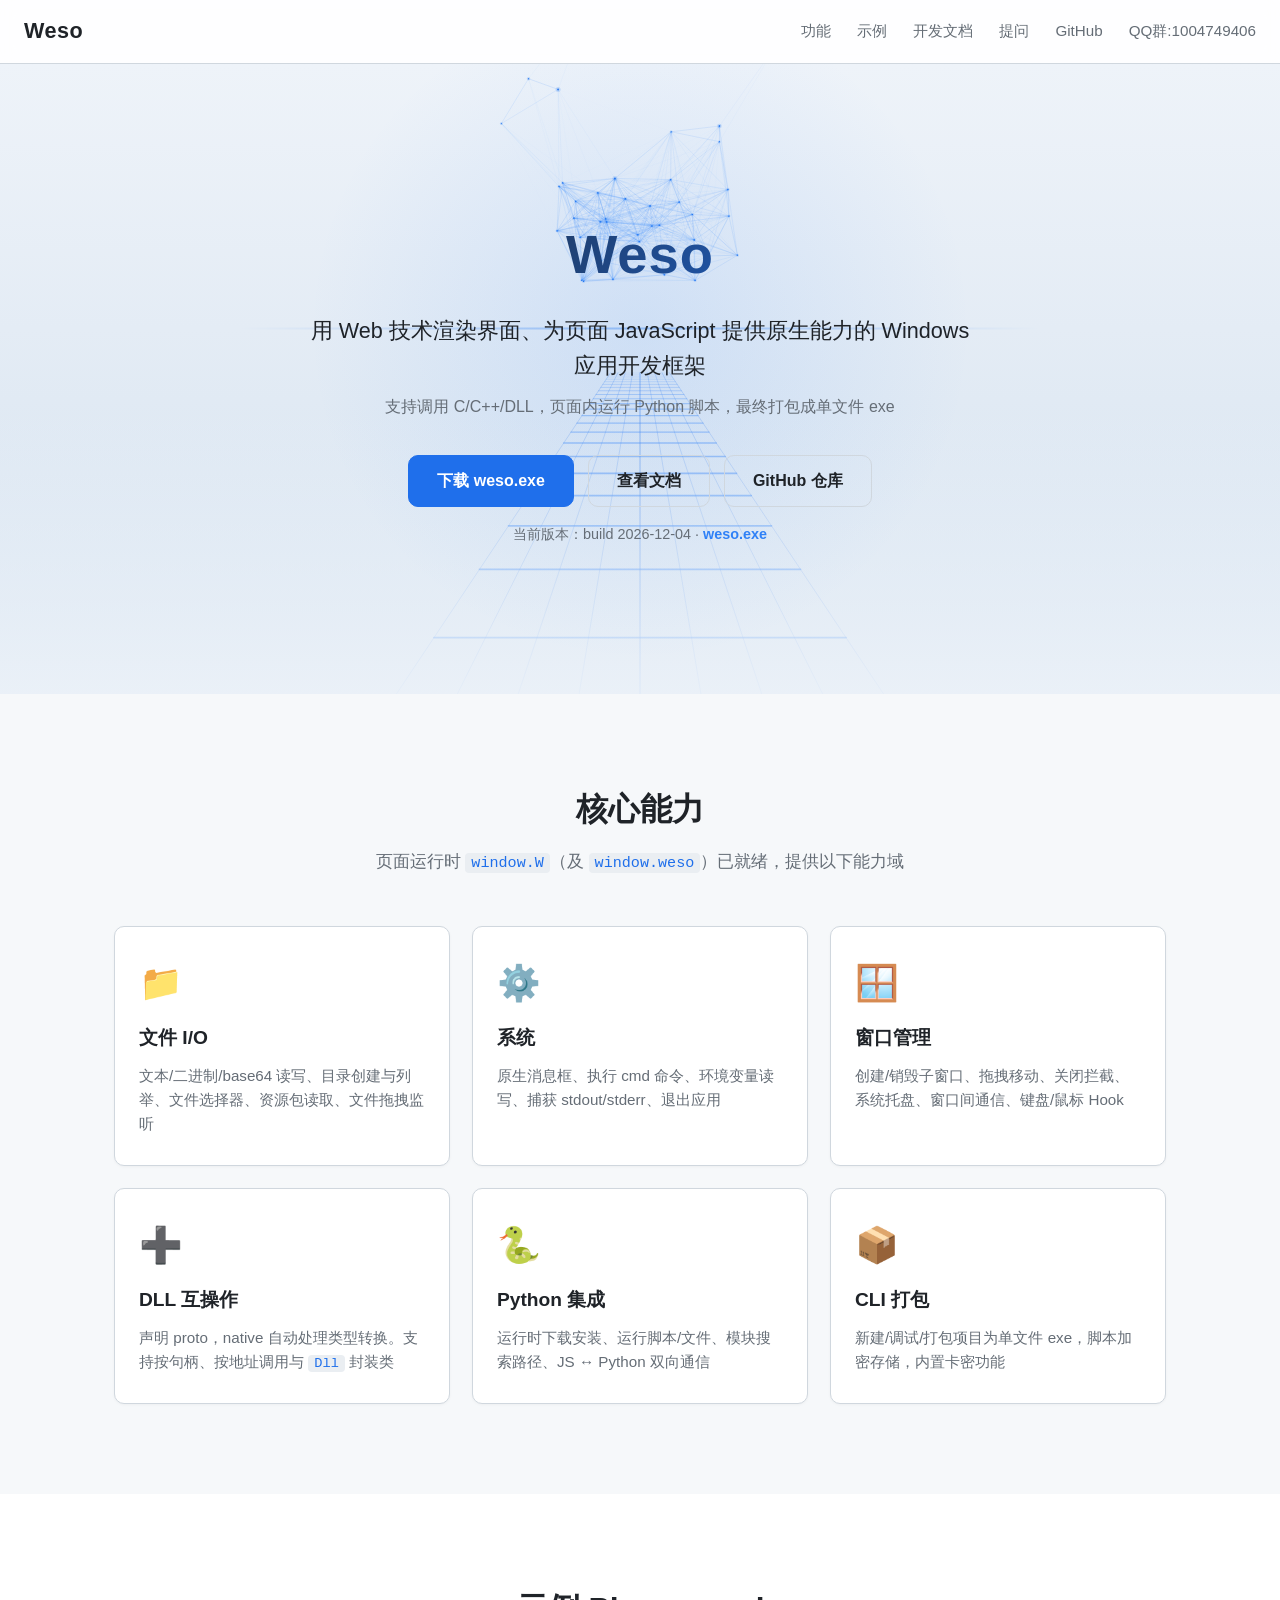
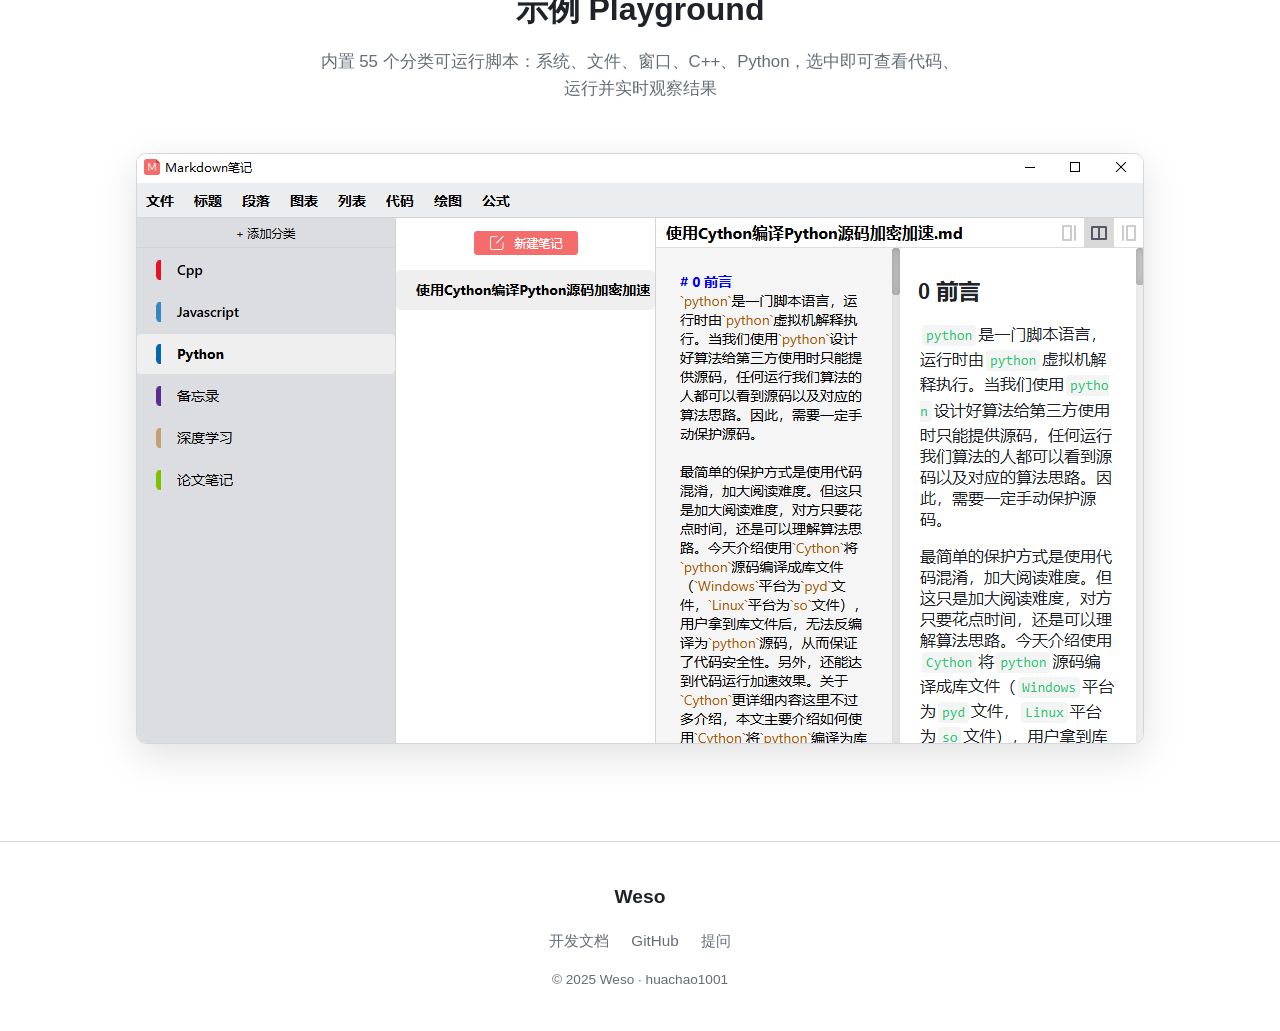
<file: index.html>
<!DOCTYPE html>
<html lang="zh-CN">

<head>
    <meta charset="UTF-8">
    <link rel="shortcut icon" href="favicon.ico" type="image/x-icon">
    <meta name="viewport" content="width=device-width, initial-scale=1.0">
    <title>Weso — 用 Web 技术构建 Windows 应用</title>
    <link rel="stylesheet" href="styles.css">
</head>

<body>

    <nav class="navbar">
        <a class="brand" href="/">Weso</a>
        <button class="nav-toggle" id="navToggle" aria-label="菜单">
            <span></span><span></span><span></span>
        </button>
        <ul class="nav-links" id="navLinks">
            <li><a href="#features">功能</a></li>
            <li><a href="#showcase">示例</a></li>
            <li><a href="docs/#/">开发文档</a></li>
            <li><a href="https://github.com/huachao1001/weso/issues/new" target="_blank" rel="noopener">提问</a></li>
            <li><a href="https://github.com/huachao1001/weso" target="_blank" rel="noopener">GitHub</a></li>
            <li class="nav-qq">
                <a href="#" class="qq-trigger">QQ群:1004749406</a>
                <div class="qq-popover">
                    <div class="arrow"></div>
                    <img src="imgs/qq_qr.jpg" alt="QQ群二维码">
                </div>
            </li>
        </ul>
    </nav>

    <header class="hero">
        <canvas id="heroCanvas"></canvas>
        <div class="hero-glow"></div>
        <div class="hero-content">
            <h1>Weso</h1>
            <p class="hero-tagline">用 Web 技术渲染界面、为页面 JavaScript 提供原生能力的 Windows 应用开发框架</p>
            <p class="hero-sub">支持调用 C/C++/DLL，页面内运行 Python 脚本，最终打包成单文件 exe</p>
            <div class="hero-cta">
                <a class="btn btn-primary" href="downloads/weso.exe" download>下载 weso.exe</a>
                <a class="btn btn-outline" href="docs/#/">查看文档</a>
                <a class="btn btn-outline" href="https://github.com/huachao1001/weso" target="_blank" rel="noopener">GitHub 仓库</a>
            </div>
            <p class="hero-version" id="heroVersion" hidden>当前版本：build …</p>
        </div>
    </header>

    <main>
        <section class="features" id="features">
            <div class="container">
                <h2 class="section-title">核心能力</h2>
                <p class="section-desc">页面运行时 <code>window.W</code>（及 <code> window.weso</code>）已就绪，提供以下能力域</p>
                <div class="feature-grid">
                    <div class="feature-card">
                        <div class="feature-icon">📁</div>
                        <h3>文件 I/O</h3>
                        <p>文本/二进制/base64 读写、目录创建与列举、文件选择器、资源包读取、文件拖拽监听</p>
                    </div>
                    <div class="feature-card">
                        <div class="feature-icon">⚙️</div>
                        <h3>系统</h3>
                        <p>原生消息框、执行 cmd 命令、环境变量读写、捕获 stdout/stderr、退出应用</p>
                    </div>
                    <div class="feature-card">
                        <div class="feature-icon">🪟</div>
                        <h3>窗口管理</h3>
                        <p>创建/销毁子窗口、拖拽移动、关闭拦截、系统托盘、窗口间通信、键盘/鼠标 Hook</p>
                    </div>
                    <div class="feature-card">
                        <div class="feature-icon">➕</div>
                        <h3>DLL 互操作</h3>
                        <p>声明 proto，native 自动处理类型转换。支持按句柄、按地址调用与 <code>Dll</code> 封装类</p>
                    </div>
                    <div class="feature-card">
                        <div class="feature-icon">🐍</div>
                        <h3>Python 集成</h3>
                        <p>运行时下载安装、运行脚本/文件、模块搜索路径、JS ↔ Python 双向通信</p>
                    </div>
                    <div class="feature-card">
                        <div class="feature-icon">📦</div>
                        <h3>CLI 打包</h3>
                        <p>新建/调试/打包项目为单文件 exe，脚本加密存储，内置卡密功能</p>
                    </div>
                </div>
            </div>
        </section>

        <section class="showcase" id="showcase">
            <div class="container">
                <h2 class="section-title">示例 Playground</h2>
                <p class="section-desc">内置 55 个分类可运行脚本：系统、文件、窗口、C++、Python，选中即可查看代码、运行并实时观察结果</p>
                <div class="screenshot-wrap">
                    <a href="https://github.com/huachao1001/weso" target="_blank" rel="noopener">
                        <img src="imgs/1.png" alt="Weso 示例界面" class="screenshot">
                    </a>
                </div>
            </div>
        </section>
    </main>

    <footer class="footer">
        <div class="container">
            <a class="footer-brand" href="/">Weso</a>
            <div class="footer-links">
                <a href="docs/#/">开发文档</a>
                <a href="https://github.com/huachao1001/weso" target="_blank" rel="noopener">GitHub</a>
                <a href="https://github.com/huachao1001/weso/issues/new" target="_blank" rel="noopener">提问</a>
            </div>
            <p class="copyright">&copy; 2025 Weso · huachao1001</p>
        </div>
    </footer>

    <script>
        (function () {
            var toggle = document.getElementById('navToggle');
            var links = document.getElementById('navLinks');
            if (toggle && links) {
                toggle.addEventListener('click', function () {
                    links.classList.toggle('open');
                });
            }
        })();

        // 自动设置下载版本号: 对 weso.exe 发 HEAD 请求, 读 Last-Modified 头,
        // 格式化为 build YYYY-MM-DD。exe 每次替换后, 服务端返回的头自动变化,
        // 页面无需手改文本即自动更新版本显示。
        (function () {
            var el = document.getElementById('heroVersion');
            if (!el || !window.fetch) return;
            fetch('downloads/weso.exe', { method: 'HEAD' })
                .then(function (r) {
                    var lm = r.headers.get('Last-Modified');
                    if (!lm) return null;
                    var d = new Date(lm);
                    return isNaN(d) ? null : d;
                })
                .then(function (d) {
                    if (!d) return;
                    var pad = function (n) { return String(n).padStart(2, '0'); };
                    var s = d.getFullYear() + '-' + pad(d.getMonth() + 1) + '-' + pad(d.getDate());
                    el.innerHTML = '当前版本：build ' + s + ' · <a href="downloads/weso.exe" download>weso.exe</a>';
                    el.hidden = false;
                })
                .catch(function () { /* 取不到版本就静默隐藏, 不影响下载按钮 */ });
        })();

        (function () {
            var canvas = document.getElementById('heroCanvas');
            if (!canvas) return;
            var ctx = canvas.getContext('2d');
            var W, H, cx, horizon, focal;
            var dpr = Math.min(window.devicePixelRatio || 1, 2);
            var mouseX = 0, mouseY = 0, tx = 0, ty = 0;

            function resize() {
                var r = canvas.parentElement.getBoundingClientRect();
                W = r.width; H = r.height;
                canvas.width = W * dpr; canvas.height = H * dpr;
                canvas.style.width = W + 'px'; canvas.style.height = H + 'px';
                ctx.setTransform(dpr, 0, 0, dpr, 0, 0);
                cx = W / 2; horizon = H * 0.42; focal = 280;
            }

            // --- 3D perspective projection ---
            // camera at origin looking down +z into screen; y is height (floor below)
            function project(x, y, z) {
                z = Math.max(z, 0.1);
                var sx = cx + (x / z) * focal + tx;
                var sy = horizon + (y / z) * focal + ty * 0.3;
                return { x: sx, y: sy, s: focal / z };
            }

            // --- perspective grid floor (Tron-style) ---
            var lanes = 9;          // x lanes
            var laneSpan = 4;       // half-width in world units
            var zNear = 1, zFar = 38;
            var gridZ = [];         // animated z offsets for horizontal lines
            for (var i = 0; i < 24; i++) gridZ.push(zNear + (zFar - zNear) * (i / 24));
            var floorY = 6;
            var speed = 0.18;
            var t = 0;

            // --- floating particles (tech network) ---
            var P = [];
            var PCOUNT = 46;
            function spawn() {
                return {
                    x: (Math.random() - 0.5) * 1.2,
                    y: Math.random() * 1,
                    z: 2 + Math.random() * 12,
                    vx: (Math.random() - 0.5) * 0.0015,
                    vy: (Math.random() - 0.5) * 0.0008,
                };
            }
            for (var i = 0; i < PCOUNT; i++) P.push(spawn());

            function draw() {
                t += 0.016;
                // parallax easing toward mouse
                tx += (mouseX - tx) * 0.05;
                ty += (mouseY - ty) * 0.05;

                ctx.clearRect(0, 0, W, H);

                // background gradient
                var bg = ctx.createLinearGradient(0, 0, 0, H);
                bg.addColorStop(0, '#eef3f9');
                bg.addColorStop(0.42, '#e4ecf5');
                bg.addColorStop(1, '#d4e2f0');
                ctx.fillStyle = bg;
                ctx.fillRect(0, 0, W, H);

                // ---- draw grid floor ----
                // advance horizontal lines toward viewer
                for (var i = 0; i < gridZ.length; i++) {
                    gridZ[i] -= speed;
                    if (gridZ[i] < zNear) gridZ[i] += (zFar - zNear);
                }

                ctx.lineCap = 'round';

                // vertical lane lines (constant x, varying z)
                for (var lx = -laneSpan; lx <= laneSpan; lx += laneSpan / (lanes - 1) * 2) {
                    var near = project(lx, floorY, zNear);
                    var far = project(lx, floorY, zFar);
                    var alpha = Math.abs(lx) < 0.1 ? 0.45 : 0.2;
                    ctx.strokeStyle = 'rgba(31,111,235,' + alpha + ')';
                    ctx.lineWidth = 1;
                    ctx.beginPath();
                    ctx.moveTo(far.x, far.y);
                    ctx.lineTo(near.x, near.y);
                    ctx.stroke();
                }

                // horizontal lines (constant z)
                for (i = 0; i < gridZ.length; i++) {
                    var z = gridZ[i];
                    var a = project(-laneSpan, floorY, z);
                    var b = project(laneSpan, floorY, z);
                    var depthA = 1 - (z - zNear) / (zFar - zNear);
                    var alpha = 0.12 + depthA * 0.5;
                    ctx.strokeStyle = 'rgba(47,129,247,' + alpha + ')';
                    ctx.lineWidth = 0.6 + depthA * 1.4;
                    ctx.beginPath();
                    ctx.moveTo(a.x, a.y);
                    ctx.lineTo(b.x, b.y);
                    ctx.stroke();
                }

                // horizon glow line
                var hg = ctx.createLinearGradient(cx - 400, horizon, cx + 400, horizon);
                hg.addColorStop(0, 'rgba(47,129,247,0)');
                hg.addColorStop(0.5, 'rgba(47,129,247,0.4)');
                hg.addColorStop(1, 'rgba(47,129,247,0)');
                ctx.strokeStyle = hg;
                ctx.lineWidth = 2;
                ctx.beginPath();
                ctx.moveTo(cx - 400, horizon);
                ctx.lineTo(cx + 400, horizon);
                ctx.stroke();

                // ---- floating particles network ----
                var pts = [];
                for (i = 0; i < P.length; i++) {
                    var p = P[i];
                    p.x += p.vx; p.y += p.vy; p.z -= 0.02;
                    if (p.z < 1.5) { P[i] = spawn(); P[i].z = 12; p = P[i]; }
                    if (p.y < 0 || p.y > 1) p.vy *= -1;
                    // project into upper space (above horizon)
                    var wx = p.x * 5;
                    var wy = -(1.5 + p.y * 4); // negative = above floor
                    var pr = project(wx, wy, p.z);
                    pts.push({ x: pr.x, y: pr.y, s: pr.s, p: p });
                }

                // connection lines
                for (i = 0; i < pts.length; i++) {
                    for (var j = i + 1; j < pts.length; j++) {
                        var dx = pts[i].x - pts[j].x, dy = pts[i].y - pts[j].y;
                        var d = Math.sqrt(dx * dx + dy * dy);
                        if (d < 130) {
                            ctx.strokeStyle = 'rgba(47,129,247,' + (0.3 * (1 - d / 130)) + ')';
                            ctx.lineWidth = 0.6;
                            ctx.beginPath();
                            ctx.moveTo(pts[i].x, pts[i].y);
                            ctx.lineTo(pts[j].x, pts[j].y);
                            ctx.stroke();
                        }
                    }
                }

                // particle nodes
                for (i = 0; i < pts.length; i++) {
                    var r = Math.max(0.6, pts[i].s * 0.012);
                    ctx.fillStyle = 'rgba(31,111,235,0.85)';
                    ctx.beginPath();
                    ctx.arc(pts[i].x, pts[i].y, r, 0, Math.PI * 2);
                    ctx.fill();
                    ctx.fillStyle = 'rgba(47,129,247,0.2)';
                    ctx.beginPath();
                    ctx.arc(pts[i].x, pts[i].y, r * 2.5, 0, Math.PI * 2);
                    ctx.fill();
                }

                requestAnimationFrame(draw);
            }

            window.addEventListener('resize', resize);
            canvas.addEventListener('mousemove', function (e) {
                var r = canvas.getBoundingClientRect();
                mouseX = ((e.clientX - r.left) / r.width - 0.5) * 60;
                mouseY = ((e.clientY - r.top) / r.height - 0.5) * 40;
            });
            canvas.addEventListener('mouseleave', function () { mouseX = 0; mouseY = 0; });

            resize();
            draw();
        })();
    </script>
</body>

</html>
</file>
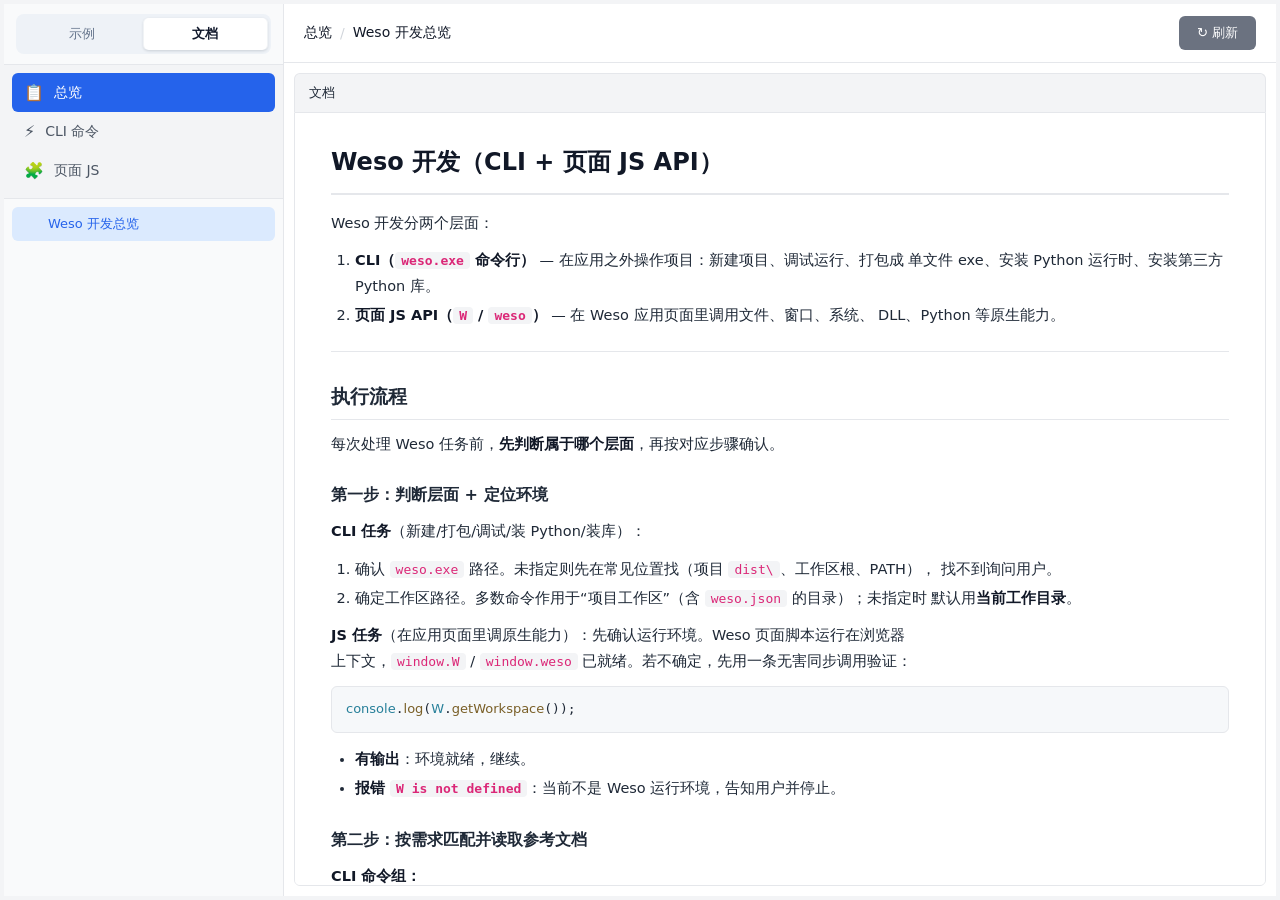
<file: www/docs.html>
<html>

<head>
    <meta charset="UTF-8">
    <link rel="stylesheet" href="index/index.css" />
    <link rel="stylesheet" href="docs/docs.css" />
    <script src="lib/markdown.js"></script>
    <script src="lib/highlight.js"></script>
    <script src="docs/docs-menu.js"></script>
</head>

<body>
    <div class="app-container">
        <div class="sidebar">
            <div class="sidebar-header">
                <div class="view-switch" data-active="1">
                    <div class="view-switch-slider"></div>
                    <button class="view-switch-item" onclick="location.href='index.html'">示例</button>
                    <button class="view-switch-item active" onclick="location.href='docs.html'">文档</button>
                </div>
            </div>
            <div class="sidebar-content">
                <div class="module-list" id="moduleList"></div>
                <div class="sub-list" id="subList"></div>
            </div>
        </div>

        <div class="main-content">
            <div class="header">
                <div class="breadcrumb">
                    <span id="currentModule"></span>
                    <span class="divider">/</span>
                    <span id="currentTitle"></span>
                    <div class="toolbar-buttons">
                        <button class="btn-refresh" onclick="refreshDoc()">↻ 刷新</button>
                    </div>
                </div>
            </div>

            <div class="container">
                <div class="doc-panel">
                    <div class="panel-header">文档</div>
                    <div class="panel-content">
                        <div class="doc-view" id="docView"></div>
                    </div>
                </div>
            </div>
        </div>
    </div>

    <script src="docs/docs.js"></script>
    <script>
        // W.openDevTools();
    </script>
</body>

</html>
</file>
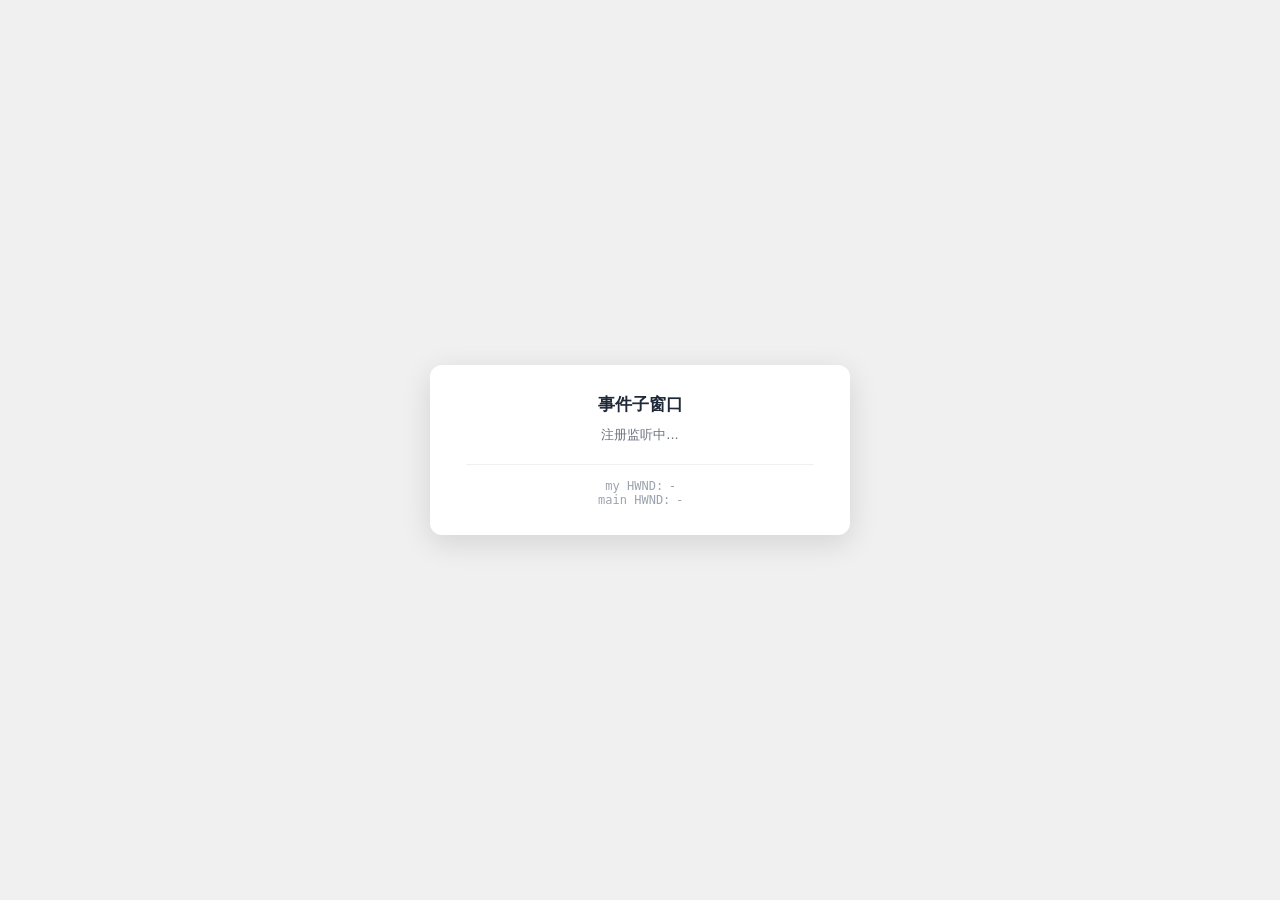
<file: www/code/system/evt_child.html>
<html>

<head>
    <meta charset="UTF-8" />
    <title>事件子窗口</title>
    <style>
        * {
            margin: 0;
            padding: 0;
            box-sizing: border-box;
            font-family: system-ui, -apple-system, sans-serif;
        }

        html,
        body {
            height: 100%;
            background: #F0F0F0;
            color: #1f2937;
        }

        body {
            display: flex;
            align-items: center;
            justify-content: center;
            padding: 24px;
        }

        .card {
            background: #fff;
            border-radius: 12px;
            box-shadow: 0 8px 30px rgba(0, 0, 0, 0.12);
            padding: 28px 36px;
            max-width: 420px;
            width: 100%;
            text-align: center;
        }

        h1 {
            font-size: 17px;
            font-weight: 600;
            margin-bottom: 8px;
        }

        p {
            font-size: 13px;
            color: #6b7280;
            line-height: 1.7;
        }

        .status {
            margin-top: 18px;
            padding-top: 14px;
            border-top: 1px solid #f0f0f0;
            font-size: 12px;
            color: #9ca3af;
            font-family: Consolas, Monaco, monospace;
        }
    </style>
</head>

<body>
    <div class="card">
        <h1>事件子窗口</h1>
        <p id="state">注册监听中...</p>
        <div class="status">
            my HWND: <span id="hwnd">-</span><br />
            main HWND: <span id="main">-</span>
        </div>
    </div>

    <script>
        (function () {
            if (typeof W === 'undefined') return;
            var myHwnd = W.getHWND();
            var mainHwnd = W.getMainHWND();
            document.getElementById('hwnd').textContent = String(myHwnd);
            document.getElementById('main').textContent = String(mainHwnd);

            // 把本窗口收到的事件转发给主窗口, 由主窗口的 addWinMsgListener 统一打印
            function forward(name, info) {
                W.postWinMsg(mainHwnd, { event: name, info: info });
            }

            W.onNavigationCompleted(function (info) {
                forward('onNavigationCompleted', info);
                document.getElementById('state').textContent =
                    '已转发 onNavigationCompleted (success=' + info.success + ')';
            });

            // 稀少事件: 正常运行不会触发, 注册以备异常时上报
            W.onProcessFailed(function (info) {
                forward('onProcessFailed', info);
            });
            W.onLastSessionCrashed(function () {
                forward('onLastSessionCrashed', {});
            });
        })();
    </script>
</body>

</html>
</file>
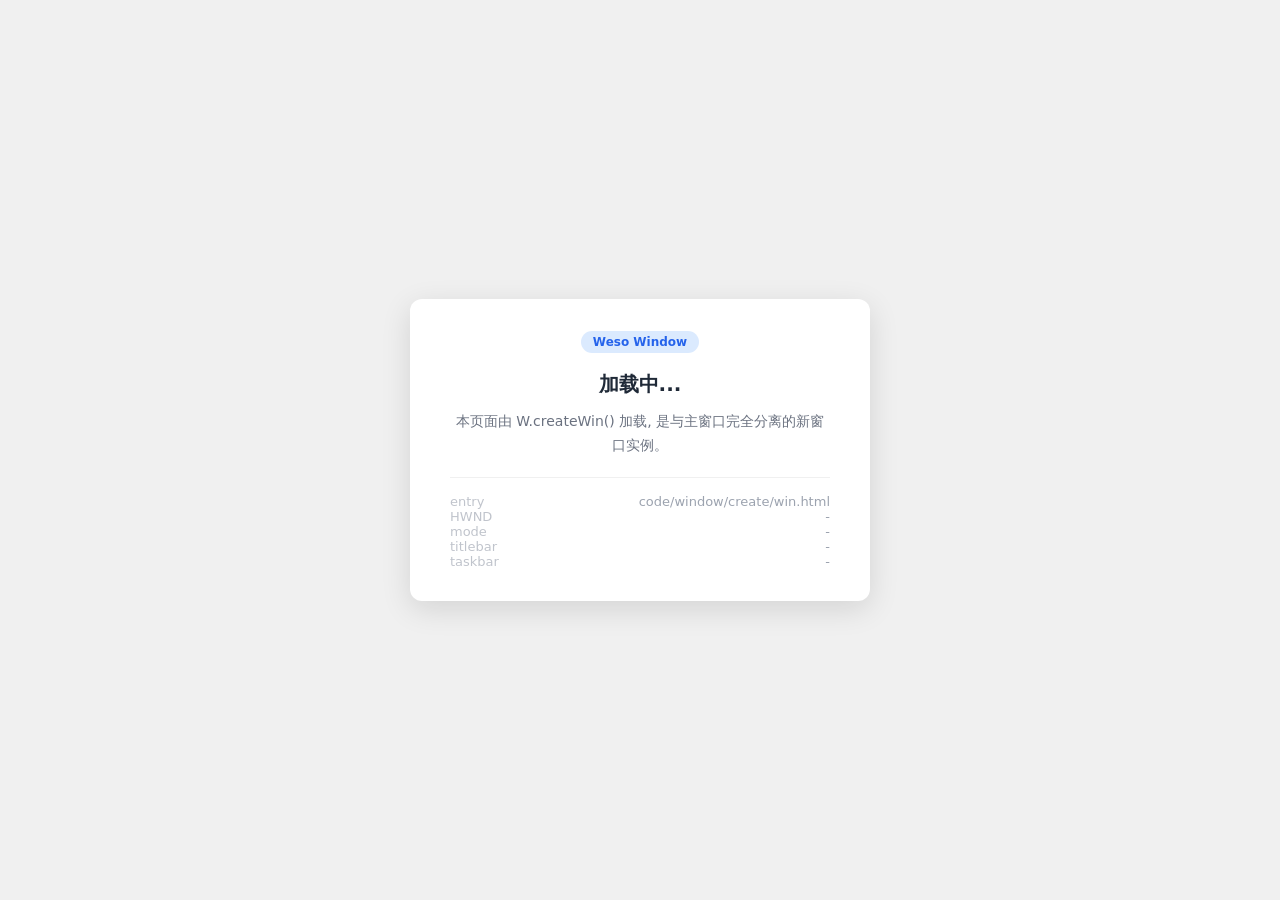
<file: www/code/window/create/win.html>
<html>

<head>
    <meta charset="UTF-8" />
    <title>Weso 新窗口</title>
    <style>
        * {
            margin: 0;
            padding: 0;
            box-sizing: border-box;
            font-family: system-ui, -apple-system, sans-serif;
        }

        html,
        body {
            height: 100%;
            background: #F0F0F0;
            color: #1f2937;
        }

        /* Flex column layout: title bar is a real top row (not position:fixed),
           and the content area below scrolls independently. This keeps the
           scrollbar starting at the title bar's bottom edge, so it no longer
           overlaps the bar -- looks like a native window chrome. */
        body {
            display: flex;
            flex-direction: column;
            overflow: hidden;
        }

        .card-wrap {
            flex: 1;
            overflow: auto;
            display: flex;
            align-items: center;
            justify-content: center;
            padding: 24px;
        }

        /* Custom title bar -- JS-simulated, present for every mode.
           For Normal/Tool it sits below the native caption as a demo;
           for Borderless/ToolBorderless it IS the only title bar.
           Normal flow (flex child), so the scrollbar below never overlaps. */
        .titlebar {
            flex: 0 0 auto;
            height: 36px;
            background: #2563eb;
            color: #fff;
            display: flex;
            align-items: center;
            justify-content: space-between;
            padding: 0 0 0 14px;
            user-select: none;
        }

        /* The drag handle fills the bar; child spans opt out via pointer-events
           so bindDragWin (which only fires when e.target === bar) still works
           across the whole bar. The close button keeps pointer-events:auto. */
        .titlebar .title {
            flex: 1;
            font-size: 13px;
            font-weight: 500;
            white-space: nowrap;
            overflow: hidden;
            text-overflow: ellipsis;
            pointer-events: none;
        }

        .titlebar .close-btn {
            width: 46px;
            height: 36px;
            border: none;
            background: transparent;
            color: #fff;
            font-size: 18px;
            line-height: 1;
            cursor: pointer;
            display: flex;
            align-items: center;
            justify-content: center;
        }

        .titlebar .close-btn:hover {
            background: #e81123;
        }

        .card {
            background: #fff;
            border-radius: 12px;
            box-shadow: 0 8px 30px rgba(0, 0, 0, 0.12);
            padding: 32px 40px;
            max-width: 460px;
            width: 100%;
            text-align: center;
        }

        .badge {
            display: inline-block;
            padding: 4px 12px;
            background: #dbeafe;
            color: #2563eb;
            border-radius: 999px;
            font-size: 12px;
            font-weight: 600;
            margin-bottom: 18px;
        }

        h1 {
            font-size: 20px;
            font-weight: 600;
            margin-bottom: 12px;
        }

        p {
            font-size: 14px;
            color: #6b7280;
            line-height: 1.7;
        }

        .info {
            margin-top: 20px;
            padding-top: 16px;
            border-top: 1px solid #f0f0f0;
            font-size: 13px;
            color: #9ca3af;
            font-family: Consolas, Monaco, monospace;
            text-align: left;
        }

        .info .row {
            display: flex;
            justify-content: space-between;
        }

        .info .row span:first-child {
            color: #c0c4cc;
        }
    </style>
</head>

<body>
    <div class="card-wrap">
        <div class="card">
            <span class="badge" id="badge">Weso Window</span>
            <h1 id="title">加载中...</h1>
            <p id="desc">本页面由 W.createWin() 加载, 是与主窗口完全分离的新窗口实例。</p>
            <div class="info">
                <div class="row"><span>entry</span><span>code/window/create/win.html</span></div>
                <div class="row"><span>HWND</span><span id="hwnd">-</span></div>
                <div class="row"><span>mode</span><span id="mode">-</span></div>
                <div class="row"><span>titlebar</span><span id="titlebar-row">-</span></div>
                <div class="row"><span>taskbar</span><span id="taskbar-row">-</span></div>
            </div>
        </div>
    </div>

    <script>
        (function () {
            // W is injected by WebView2 into every new window, so no <script>
            // include is needed here.
            if (typeof W === 'undefined') return;

            // Read the real mode from native instead of parsing URL params --
            // W.getWinMode() / W.isBorderless() always reflect the actual
            // window state on this side.
            // Per-mode description table (aligned with WinUtils::WinMode):
            //   titlebar: who provides the caption
            //   taskbar:  whether the window appears in the taskbar
            var modeInfo = [
                { name: 'Windowed',            titlebar: 'native (min/max/close)', taskbar: 'visible',   desc: '标准窗口, 有边框/标题栏, 显示在任务栏。' },
                { name: 'WindowedNoTaskbar',   titlebar: 'native (min/max/close)', taskbar: 'hidden',    desc: '有边框/标题栏, 不显示在任务栏。' },
                { name: 'Borderless',          titlebar: 'none (JS custom)',      taskbar: 'visible',   desc: '无边框, 无原生标题栏, 由本页 JS 自绘拖拽栏 + 关闭按钮。' },
                { name: 'BorderlessNoTaskbar', titlebar: 'none (JS custom)',      taskbar: 'hidden',    desc: '无边框, 不显示在任务栏, 由本页 JS 自绘拖拽栏 + 关闭按钮。' }
            ];
            var mode = W.getWinMode();
            var info = modeInfo[mode] || { name: 'Unknown(' + mode + ')', titlebar: '-', taskbar: '-', desc: '未知窗口模式。' };
            var isBorderless = W.isBorderless();

            document.getElementById('badge').textContent = info.name;
            document.getElementById('title').textContent = info.name + ' 窗口';
            document.getElementById('desc').textContent = info.desc;
            document.getElementById('mode').textContent = mode + ' (' + info.name + ')';
            document.getElementById('hwnd').textContent = String(W.getHWND());
            document.getElementById('titlebar-row').textContent = info.titlebar;
            document.getElementById('taskbar-row').textContent = info.taskbar;

            // Windowed(0) / WindowedNoTaskbar(1) own a native caption -- let
            // the OS handle drag + close, no JS chrome needed.
            // Borderless(2) / BorderlessNoTaskbar(3) have no title bar at all,
            // so render a custom one with a drag handle bound via W.bindDragWin
            // and a close button that destroys this window.
            if (!isBorderless) return;

            var bar = document.createElement('div');
            bar.className = 'titlebar';

            var title = document.createElement('span');
            title.className = 'title';
            title.textContent = info.name + ' — HWND ' + W.getHWND();

            var closeBtn = document.createElement('button');
            closeBtn.className = 'close-btn';
            closeBtn.textContent = '\u00d7';
            closeBtn.addEventListener('click', function () {
                W.destroyWin(W.getHWND());
            });

            bar.appendChild(title);
            bar.appendChild(closeBtn);
            // Insert as the first body child so it sits above .card-wrap
            // in the flex column layout.
            document.body.insertBefore(bar, document.body.firstChild);

            // Bind drag on the bar; double-click toggles maximize/restore.
            W.bindDragWin(bar, function (/* x, y */) {
                if (W.isWindowMaximized()) {
                    W.normWindow();
                } else {
                    W.maxWindow();
                }
            });
        })();
    </script>
</body>

</html>
</file>
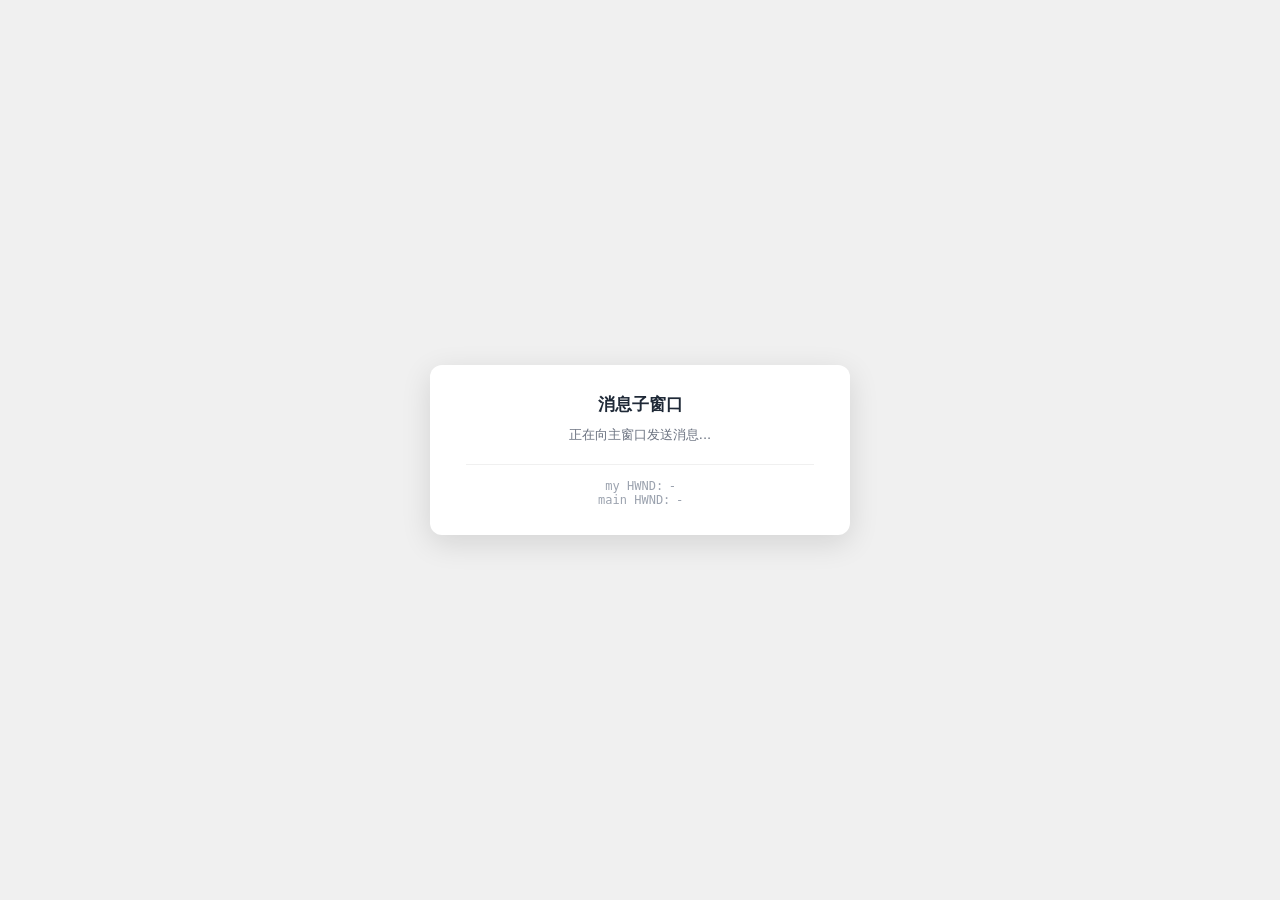
<file: www/code/window/interaction/msg.html>
<html>

<head>
    <meta charset="UTF-8" />
    <title>消息子窗口</title>
    <style>
        * {
            margin: 0;
            padding: 0;
            box-sizing: border-box;
            font-family: system-ui, -apple-system, sans-serif;
        }

        html,
        body {
            height: 100%;
            background: #F0F0F0;
            color: #1f2937;
        }

        body {
            display: flex;
            align-items: center;
            justify-content: center;
            padding: 24px;
        }

        .card {
            background: #fff;
            border-radius: 12px;
            box-shadow: 0 8px 30px rgba(0, 0, 0, 0.12);
            padding: 28px 36px;
            max-width: 420px;
            width: 100%;
            text-align: center;
        }

        h1 {
            font-size: 17px;
            font-weight: 600;
            margin-bottom: 8px;
        }

        p {
            font-size: 13px;
            color: #6b7280;
            line-height: 1.7;
        }

        .status {
            margin-top: 18px;
            padding-top: 14px;
            border-top: 1px solid #f0f0f0;
            font-size: 12px;
            color: #9ca3af;
            font-family: Consolas, Monaco, monospace;
        }
    </style>
</head>

<body>
    <div class="card">
        <h1>消息子窗口</h1>
        <p id="state">正在向主窗口发送消息...</p>
        <div class="status">
            my HWND: <span id="hwnd">-</span><br />
            main HWND: <span id="main">-</span>
        </div>
    </div>

    <script>
        (function () {
            if (typeof W === 'undefined') return;
            var myHwnd = W.getHWND();
            var mainHwnd = W.getMainHWND();
            document.getElementById('hwnd').textContent = String(myHwnd);
            document.getElementById('main').textContent = String(mainHwnd);

            // Send a few messages to the main window with small delays so the
            // main window's addWinMsgListener callback has time to log each.
            var messages = [
                { text: 'hello from child', seq: 1 },
                { text: 'still here',       seq: 2 },
                { text: 'bye',              seq: 3 }
            ];

            var i = 0;
            function sendNext() {
                if (i >= messages.length) {
                    document.getElementById('state').textContent = '已发送全部消息';
                    return;
                }
                var msg = messages[i++];
                W.postWinMsg(mainHwnd, msg);
                document.getElementById('state').textContent = '已发送: ' + JSON.stringify(msg);
                setTimeout(sendNext, 800);
            }
            setTimeout(sendNext, 500);
        })();
    </script>
</body>

</html>
</file>
<file: styles.css>
:root {
    --bg: #f6f8fa;
    --bg-alt: #ffffff;
    --card: #ffffff;
    --border: #d0d7de;
    --text: #1f2328;
    --text-muted: #656d76;
    --accent: #2f81f7;
    --accent-strong: #1f6feb;
    --radius: 10px;
    --maxw: 1100px;
}

* { box-sizing: border-box; }

html { scroll-behavior: smooth; }

body {
    margin: 0;
    font-family: -apple-system, BlinkMacSystemFont, "Segoe UI", "Microsoft YaHei", Roboto, Helvetica, Arial, sans-serif;
    background: var(--bg);
    color: var(--text);
    line-height: 1.6;
}

.container {
    max-width: var(--maxw);
    margin: 0 auto;
    padding: 0 24px;
}

code {
    background: #eaeef2;
    color: var(--accent-strong);
    padding: 1px 6px;
    border-radius: 4px;
    font-family: "SFMono-Regular", Consolas, "Liberation Mono", Menlo, monospace;
    font-size: 0.9em;
}

/* ---------- Navbar ---------- */
.navbar {
    position: sticky;
    top: 0;
    z-index: 100;
    display: flex;
    align-items: center;
    justify-content: space-between;
    padding: 14px 24px;
    background: rgba(255, 255, 255, 0.85);
    backdrop-filter: blur(10px);
    border-bottom: 1px solid var(--border);
}

.brand {
    font-size: 1.35rem;
    font-weight: 700;
    color: var(--text);
    text-decoration: none;
    letter-spacing: 0.5px;
}

.nav-links {
    display: flex;
    align-items: center;
    gap: 26px;
    list-style: none;
    margin: 0;
    padding: 0;
}

.nav-links a {
    color: var(--text-muted);
    text-decoration: none;
    font-size: 0.95rem;
    transition: color 0.2s;
}

.nav-links a:hover { color: var(--accent); }

.nav-qq { position: relative; }

.nav-qq .qq-popover {
    display: none;
    position: absolute;
    top: calc(100% + 12px);
    right: 0;
    padding: 10px;
    background: #fff;
    border-radius: var(--radius);
    box-shadow: 0 8px 24px rgba(0, 0, 0, 0.15);
}

.nav-qq .arrow {
    position: absolute;
    top: -8px;
    right: 24px;
    width: 0;
    height: 0;
    border-left: 8px solid transparent;
    border-right: 8px solid transparent;
    border-bottom: 8px solid #fff;
}

.nav-qq .qq-popover img {
    width: 120px;
    height: 120px;
    display: block;
    border-radius: 4px;
}

.nav-qq:hover .qq-popover { display: block; }

.nav-toggle {
    display: none;
    flex-direction: column;
    gap: 5px;
    background: none;
    border: none;
    cursor: pointer;
    padding: 6px;
}

.nav-toggle span {
    width: 24px;
    height: 2px;
    background: var(--text);
    border-radius: 2px;
}

/* ---------- Hero ---------- */
.hero {
    position: relative;
    min-height: 70vh;
    display: flex;
    align-items: center;
    justify-content: center;
    text-align: center;
    overflow: hidden;
    background: #eef3f9;
}

.hero #heroCanvas {
    position: absolute;
    inset: 0;
    width: 100%;
    height: 100%;
    display: block;
    z-index: 0;
}

.hero-glow {
    position: absolute;
    inset: 0;
    z-index: 1;
    pointer-events: none;
    background:
        radial-gradient(circle at 50% 42%, rgba(47,129,247,0.12) 0%, transparent 45%),
        linear-gradient(180deg, transparent 55%, rgba(238,243,249,0.85) 100%);
}

.hero-content {
    position: relative;
    z-index: 2;
    max-width: 720px;
    padding: 80px 24px;
}

.hero-content h1 {
    font-size: 3.4rem;
    margin: 0 0 16px;
    letter-spacing: 1px;
    background: linear-gradient(120deg, #1f2328, #1f6feb);
    -webkit-background-clip: text;
    background-clip: text;
    -webkit-text-fill-color: transparent;
}

.hero-tagline {
    font-size: 1.35rem;
    margin: 0 0 10px;
    color: var(--text);
}

.hero-sub {
    font-size: 1rem;
    color: var(--text-muted);
    margin: 0 0 36px;
}

.hero-cta {
    display: flex;
    gap: 14px;
    justify-content: center;
    flex-wrap: wrap;
}

.btn {
    display: inline-block;
    padding: 12px 28px;
    border-radius: var(--radius);
    font-size: 1rem;
    font-weight: 600;
    text-decoration: none;
    transition: transform 0.15s, background 0.2s, border-color 0.2s;
    cursor: pointer;
}

.btn:hover { transform: translateY(-2px); }

.btn-primary {
    background: var(--accent-strong);
    color: #fff;
    border: 1px solid var(--accent-strong);
}

.btn-outline {
    background: transparent;
    color: var(--text);
    border: 1px solid var(--border);
}

.btn-outline:hover { border-color: var(--accent); color: var(--accent); }

.hero-version {
    margin: 16px 0 0;
    font-size: 0.9rem;
    color: var(--text-muted);
}
.hero-version a {
    color: var(--accent);
    text-decoration: none;
    font-weight: 600;
}
.hero-version a:hover { text-decoration: underline; }

/* ---------- Sections ---------- */
.features, .showcase {
    padding: 90px 0;
}

.showcase { background: var(--bg-alt); }

.section-title {
    text-align: center;
    font-size: 2rem;
    margin: 0 0 14px;
}

.section-desc {
    text-align: center;
    color: var(--text-muted);
    font-size: 1.05rem;
    margin: 0 auto 50px;
    max-width: 640px;
}

/* ---------- Feature grid ---------- */
.feature-grid {
    display: grid;
    grid-template-columns: repeat(auto-fit, minmax(280px, 1fr));
    gap: 22px;
}

.feature-card {
    background: var(--card);
    border: 1px solid var(--border);
    border-radius: var(--radius);
    padding: 28px 24px;
    box-shadow: 0 1px 3px rgba(0, 0, 0, 0.04);
    transition: border-color 0.2s, transform 0.2s, box-shadow 0.2s;
}

.feature-card:hover {
    transform: translateY(-4px);
    border-color: var(--accent);
    box-shadow: 0 8px 24px rgba(47, 129, 247, 0.12);
}

.feature-icon {
    font-size: 2.2rem;
    margin-bottom: 12px;
}

.feature-card h3 {
    margin: 0 0 10px;
    font-size: 1.2rem;
}

.feature-card p {
    margin: 0;
    color: var(--text-muted);
    font-size: 0.95rem;
}

/* ---------- Showcase ---------- */
.screenshot-wrap { text-align: center; }

.screenshot {
    max-width: 100%;
    border-radius: var(--radius);
    border: 1px solid var(--border);
    box-shadow: 0 12px 40px rgba(0, 0, 0, 0.12);
    transition: transform 0.2s;
}

.screenshot:hover { transform: scale(1.01); }

/* ---------- Footer ---------- */
.footer {
    background: var(--bg-alt);
    border-top: 1px solid var(--border);
    padding: 40px 0;
    text-align: center;
}

.footer-brand {
    font-size: 1.2rem;
    font-weight: 700;
    color: var(--text);
    text-decoration: none;
}

.footer-links {
    display: flex;
    gap: 22px;
    justify-content: center;
    margin: 16px 0;
}

.footer-links a {
    color: var(--text-muted);
    text-decoration: none;
    font-size: 0.95rem;
}

.footer-links a:hover { color: var(--accent); }

.copyright {
    color: var(--text-muted);
    font-size: 0.85rem;
    margin: 0;
}

/* ---------- Responsive ---------- */
@media (max-width: 820px) {
    .nav-toggle { display: flex; }

    .nav-links {
        position: absolute;
        top: 100%;
        right: 0;
        left: 0;
        flex-direction: column;
        align-items: flex-start;
        gap: 6px;
        padding: 16px 24px;
        background: var(--bg-alt);
        border-bottom: 1px solid var(--border);
        display: none;
    }

    .nav-links.open { display: flex; }

    .hero-content h1 { font-size: 2.4rem; }
    .hero-tagline { font-size: 1.1rem; }
}
</file>
<file: www/index/index.css>
* {
    margin: 0;
    padding: 0;
    box-sizing: border-box;
    font-family: system-ui, -apple-system, sans-serif;
}

html,
body {
    height: 100%;
    background: #f3f4f6;
    padding: 2px;
}

.app-container {
    display: flex;
    height: 100%;
    background: #ffffff;
}

.sidebar {
    width: 280px;
    background: #f9fafb;
    border-right: 1px solid #e5e7eb;
    display: flex;
    flex-direction: column;
}

.sidebar-header {
    padding: 10px 12px;
    border-bottom: 1px solid #e5e7eb;
}

/* 示例/文档 分段切换：放在侧边栏顶部，两边互为入口。
   背后白色滑块随当前页滑入到位，跨页切换时有动画。 */
.view-switch {
    position: relative;
    display: flex;
    background: #eef2f7;
    border-radius: 8px;
    padding: 4px;
}

/* 滑块：宽度为单格(50%-padding)，靠 data-active 驱动 translateX 滑动 */
.view-switch-slider {
    position: absolute;
    top: 4px;
    bottom: 4px;
    left: 4px;
    width: calc(50% - 4px);
    background: #fff;
    border-radius: 5px;
    box-shadow: 0 1px 3px rgba(15, 23, 42, 0.16);
    pointer-events: none;
    will-change: transform;
}

.view-switch[data-active="0"] .view-switch-slider {
    transform: translateX(0);
    animation: view-switch-to-0 0.34s cubic-bezier(0.4, 0, 0.2, 1);
}

.view-switch[data-active="1"] .view-switch-slider {
    transform: translateX(100%);
    animation: view-switch-to-1 0.34s cubic-bezier(0.4, 0, 0.2, 1);
}

@keyframes view-switch-to-0 {
    from { transform: translateX(100%); }
    to   { transform: translateX(0); }
}

@keyframes view-switch-to-1 {
    from { transform: translateX(0); }
    to   { transform: translateX(100%); }
}

.view-switch-item {
    flex: 1;
    position: relative;
    z-index: 1;
    padding: 7px 0;
    border: none;
    background-color: transparent;
    color: #64748b;
    font-size: 13px;
    font-weight: 500;
    border-radius: 5px;
    cursor: pointer;
    transition: color 0.15s;
}

.view-switch-item:hover {
    color: #334155;
    background-color: transparent;
}

.view-switch-item:active {
    background-color: transparent;
}

.view-switch-item.active {
    color: #0f172a;
    font-weight: 600;
}

.sidebar-content {
    flex: 1;
    overflow-y: auto;
    display: flex;
    flex-direction: column;
}

.module-list {
    padding: 8px;
    border-bottom: 1px solid #e5e7eb;
    background: #f3f4f6;
}

.module-item {
    display: flex;
    align-items: center;
    gap: 10px;
    padding: 10px 12px;
    border-radius: 6px;
    cursor: pointer;
    transition: background 0.15s;
    color: #4b5563;
}

.module-item:hover {
    background: #e5e7eb;
}

.module-item.active {
    background: #2563eb;
    color: #fff;
}

.module-icon {
    font-size: 16px;
}

.module-name {
    font-size: 14px;
}

.sub-list {
    padding: 8px;
    flex: 1;
}

.sub-item {
    display: flex;
    align-items: center;
    padding: 8px 12px 8px 36px;
    border-radius: 6px;
    cursor: pointer;
    transition: background 0.15s;
    color: #6b7280;
    font-size: 13px;
}

.sub-item:hover {
    background: #e5e7eb;
    color: #374151;
}

.sub-item.active {
    background: #dbeafe;
    color: #2563eb;
    font-weight: 500;
}

.sub-group {
    margin-bottom: 4px;
}

.sub-group-header {
    display: flex;
    align-items: center;
    gap: 8px;
    padding: 8px 12px 8px 20px;
    border-radius: 6px;
    cursor: pointer;
    transition: background 0.15s;
    color: #374151;
    font-size: 13px;
    font-weight: 500;
}

.sub-group-header:hover {
    background: #e5e7eb;
}

.sub-group-header.active {
    background: #dbeafe;
    color: #2563eb;
}

.sub-group-header .arrow {
    font-size: 10px;
    transition: transform 0.2s;
    color: #9ca3af;
}

.sub-group-header.expanded .arrow {
    transform: rotate(90deg);
}

.sub-sub-list {
    display: none;
    padding-left: 16px;
}

.sub-sub-list.expanded {
    display: block;
}

.sub-sub-item {
    display: flex;
    align-items: center;
    padding: 8px 12px 8px 36px;
    border-radius: 6px;
    cursor: pointer;
    transition: background 0.15s;
    color: #6b7280;
    font-size: 13px;
}

.sub-sub-item:hover {
    background: #e5e7eb;
    color: #374151;
}

.sub-sub-item.active {
    background: #dbeafe;
    color: #2563eb;
    font-weight: 500;
}

.main-content {
    flex: 1;
    display: flex;
    flex-direction: column;
    min-width: 0;
}

.header {
    background: #ffffff;
    border-bottom: 1px solid #e5e7eb;
}

.breadcrumb {
    padding: 12px 20px;
    font-size: 14px;
    color: #6b7280;
    display: flex;
    align-items: center;
}

.breadcrumb span {
    color: #111827;
    font-weight: 500;
}

.breadcrumb span.divider {
    margin: 0 8px;
    color: #d1d5db;
}

.toolbar-buttons {
    display: flex;
    gap: 10px;
    margin-left: auto;
}

.container {
    display: flex;
    flex: 1;
    gap: 10px;
    padding: 10px;
    min-height: 0;
    overflow: hidden;
}

.split-left {
    flex: 0 0 66.67%;
    display: flex;
    flex-direction: column;
    min-width: 0;
}

.split-right {
    flex: 0 0 33.33%;
    display: flex;
    flex-direction: column;
    min-width: 0;
}

.panel-header {
    background: #f3f4f6;
    color: #1f2937;
    padding: 10px 14px;
    font-size: 13px;
    font-weight: 500;
    border-radius: 6px 6px 0 0;
    border: 1px solid #e5e7eb;
    border-bottom: none;
}

.panel-content {
    flex: 1;
    border: 1px solid #e5e7eb;
    border-radius: 0 0 6px 6px;
    overflow: hidden;
    display: flex;
    flex-direction: column;
}

.log-output {
    flex: 1;
    width: 100%;
    border: none;
    resize: none;
    font-family: 'Consolas', 'Monaco', monospace;
    font-size: 13px;
    padding: 10px 14px;
    box-sizing: border-box;
    background: #fff;
    color: #333;
    white-space: pre-wrap;
    word-break: break-all;
    overflow-y: auto;
    border-radius: 0 0 6px 6px;
    min-height: 0;
    line-height: 1.8;
}

.log-output::-webkit-scrollbar {
    width: 6px;
    height: 6px;
}

.log-output::-webkit-scrollbar-track {
    background: transparent;
}

.log-output::-webkit-scrollbar-thumb {
    background: #d1d5db;
    border-radius: 3px;
}

.log-output::-webkit-scrollbar-thumb:hover {
    background: #9ca3af;
}

button {
    padding: 8px 18px;
    background-color: #2563eb;
    color: #fff;
    border: none;
    border-radius: 6px;
    font-size: 13px;
    cursor: pointer;
    transition: background-color 0.2s;
}

button:hover {
    background-color: #1d4ed8;
}

button:active {
    background-color: #1e40af;
}

.btn-run {
    background-color: #10b981;
}

.btn-run:hover {
    background-color: #059669;
}

.btn-run:active {
    background-color: #047857;
}

.btn-clear {
    background-color: #ef4444;
}

.btn-clear:hover {
    background-color: #dc2626;
}

.btn-clear:active {
    background-color: #b91c1c;
}

.btn-refresh {
    background-color: #6b7280;
}

.btn-refresh:hover {
    background-color: #4b5563;
}

.btn-refresh:active {
    background-color: #374151;
}

.resizer {
    width: 10px;
    cursor: col-resize;
    background: transparent;
    position: relative;
}

.resizer::after {
    content: '';
    position: absolute;
    top: 50%;
    left: 50%;
    transform: translate(-50%, -50%);
    width: 4px;
    height: 40px;
    background: #d1d5db;
    border-radius: 2px;
    transition: background 0.2s;
}

.resizer:hover::after,
.resizer.resizing::after {
    background: #2563eb;
}

.code-editor-content {
    background: #fafafa;
    color: #383a42;
}

.code-editor-content::-webkit-scrollbar {
    width: 6px;
    height: 6px;
}

.code-editor-content::-webkit-scrollbar-track {
    background: transparent;
}

.code-editor-content::-webkit-scrollbar-thumb {
    background: #d1d5db;
    border-radius: 3px;
}

.code-editor-content::-webkit-scrollbar-thumb:hover {
    background: #9ca3af;
}

.CodeMirror {
    height: 100% !important;
    flex: 1;
    font-family: ui-monospace, SFMono-Regular, Menlo, Monaco, Consolas, Liberation Mono, Courier New, monospace;
    font-size: 15px;
    line-height: 1.7;
}

.CodeMirror-gutters {
    height: 100%;
    border-right: 1px solid #e5e7eb !important;
}

.CodeMirror-linenumber { padding-right: 16px !important; }
.CodeMirror pre { font-family: inherit; }
.CodeMirror-focused { outline: none; }
</file>
<file: www/docs/docs.css>
/* 使用文档页样式 —— 复用 index/index.css 的整体框架，这里只补充文档特有的部分 */

/* 文档面板：单栏占满主区域 */
.doc-panel {
    flex: 1;
    display: flex;
    flex-direction: column;
    min-width: 0;
}

/* 文档渲染区 */
.doc-view {
    flex: 1;
    overflow-y: auto;
    padding: 28px 36px 48px;
    background: #ffffff;
    color: #1f2937;
    font-size: 14.5px;
    line-height: 1.75;
    min-height: 0;
}

.doc-view::-webkit-scrollbar {
    width: 6px;
    height: 6px;
}

.doc-view::-webkit-scrollbar-track {
    background: transparent;
}

.doc-view::-webkit-scrollbar-thumb {
    background: #d1d5db;
    border-radius: 3px;
}

.doc-view::-webkit-scrollbar-thumb:hover {
    background: #9ca3af;
}

/* 状态提示 */
.doc-loading,
.doc-error {
    padding: 24px;
    color: #6b7280;
    font-size: 14px;
}

.doc-error {
    color: #b91c1c;
}

.doc-error .doc-error-tip {
    display: block;
    margin-top: 8px;
    color: #6b7280;
    font-size: 12.5px;
}

/* Markdown 元素排版 */
.doc-view h1 {
    font-size: 24px;
    margin: 0 0 16px;
    padding-bottom: 10px;
    border-bottom: 2px solid #e5e7eb;
    color: #111827;
    font-weight: 600;
}

.doc-view h2 {
    font-size: 19px;
    margin: 28px 0 12px;
    padding-bottom: 6px;
    border-bottom: 1px solid #e5e7eb;
    color: #1f2937;
    font-weight: 600;
}

.doc-view h3 {
    font-size: 16px;
    margin: 24px 0 10px;
    color: #1f2937;
    font-weight: 600;
}

/* API 卡片：把每个函数的标题及其参数/示例/说明整体包成一张卡片，
   卡片自身提供边框与背景，标题在卡片内作为头部带底部分隔线。 */
.doc-view .api-card {
    margin: 0 0 18px;
    padding: 16px 20px 18px;
    background: #f8fafc;
    border: 1px solid #e2e8f0;
    border-radius: 10px;
    box-shadow: 0 1px 2px rgba(15, 23, 42, 0.04), 0 4px 12px rgba(15, 23, 42, 0.08);
}

.doc-view h3.api-heading {
    display: flex;
    align-items: center;
    gap: 6px;
    margin: 0 0 12px;
    padding: 0 0 10px;
    border-bottom: 1px solid #e5e7eb;
    color: #0f172a;
    font-size: 16px;
    font-weight: 600;
}

.doc-view h3.api-heading code {
    background: #eff6ff;
    color: #1d4ed8;
    padding: 2px 8px;
    border-radius: 4px;
    font-size: 14px;
    font-weight: 600;
}

.doc-view h4,
.doc-view h5,
.doc-view h6 {
    font-size: 15px;
    margin: 20px 0 8px;
    color: #1f2937;
    font-weight: 600;
}

.doc-view p {
    margin: 0 0 12px;
}

.doc-view ul,
.doc-view ol {
    margin: 0 0 12px;
    padding-left: 24px;
}

.doc-view li {
    margin: 4px 0;
}

.doc-view li > p {
    margin: 0;
}

.doc-view a {
    color: #2563eb;
    text-decoration: none;
}

.doc-view a:hover {
    text-decoration: underline;
}

.doc-view strong {
    color: #111827;
    font-weight: 600;
}

.doc-view code {
    font-family: Consolas, 'Monaco', monospace;
    background: #f3f4f6;
    padding: 1px 6px;
    border-radius: 4px;
    font-size: 13px;
    color: #db2777;
}

.doc-view pre {
    background: #f6f8fa;
    border: 1px solid #e5e7eb;
    border-radius: 6px;
    padding: 12px 14px;
    overflow: auto;
    margin: 0 0 14px;
}

.doc-view pre code {
    background: none;
    padding: 0;
    color: #1f2937;
    font-size: 13px;
    line-height: 1.6;
}

/* 代码高亮 token 配色 —— 对齐 codemirror vscode-light 主题 */
.doc-view .hl-keyword { color: #af00db; }
.doc-view .hl-string { color: #a31515; }
.doc-view .hl-comment { color: #008000; font-style: italic; }
.doc-view .hl-number { color: #098658; }
.doc-view .hl-function { color: #795e26; }
.doc-view .hl-builtin { color: #267f99; }
.doc-view .hl-property { color: #001080; }

.doc-view blockquote {
    border-left: 4px solid #2563eb;
    background: #eff6ff;
    padding: 8px 14px;
    margin: 0 0 14px;
    color: #374151;
    border-radius: 0 6px 6px 0;
}

.doc-view blockquote code {
    background: #dbeafe;
}

.doc-view hr {
    border: none;
    border-top: 1px solid #e5e7eb;
    margin: 22px 0;
}

.doc-view table {
    border-collapse: collapse;
    width: 100%;
    margin: 0 0 14px;
    font-size: 13.5px;
}

.doc-view th,
.doc-view td {
    border: 1px solid #e5e7eb;
    padding: 8px 12px;
    text-align: left;
    vertical-align: top;
}

.doc-view th {
    background: #f3f4f6;
    font-weight: 600;
    color: #1f2937;
}

.doc-view tbody tr:nth-child(even) td {
    background: #fafbfc;
}
</file>
